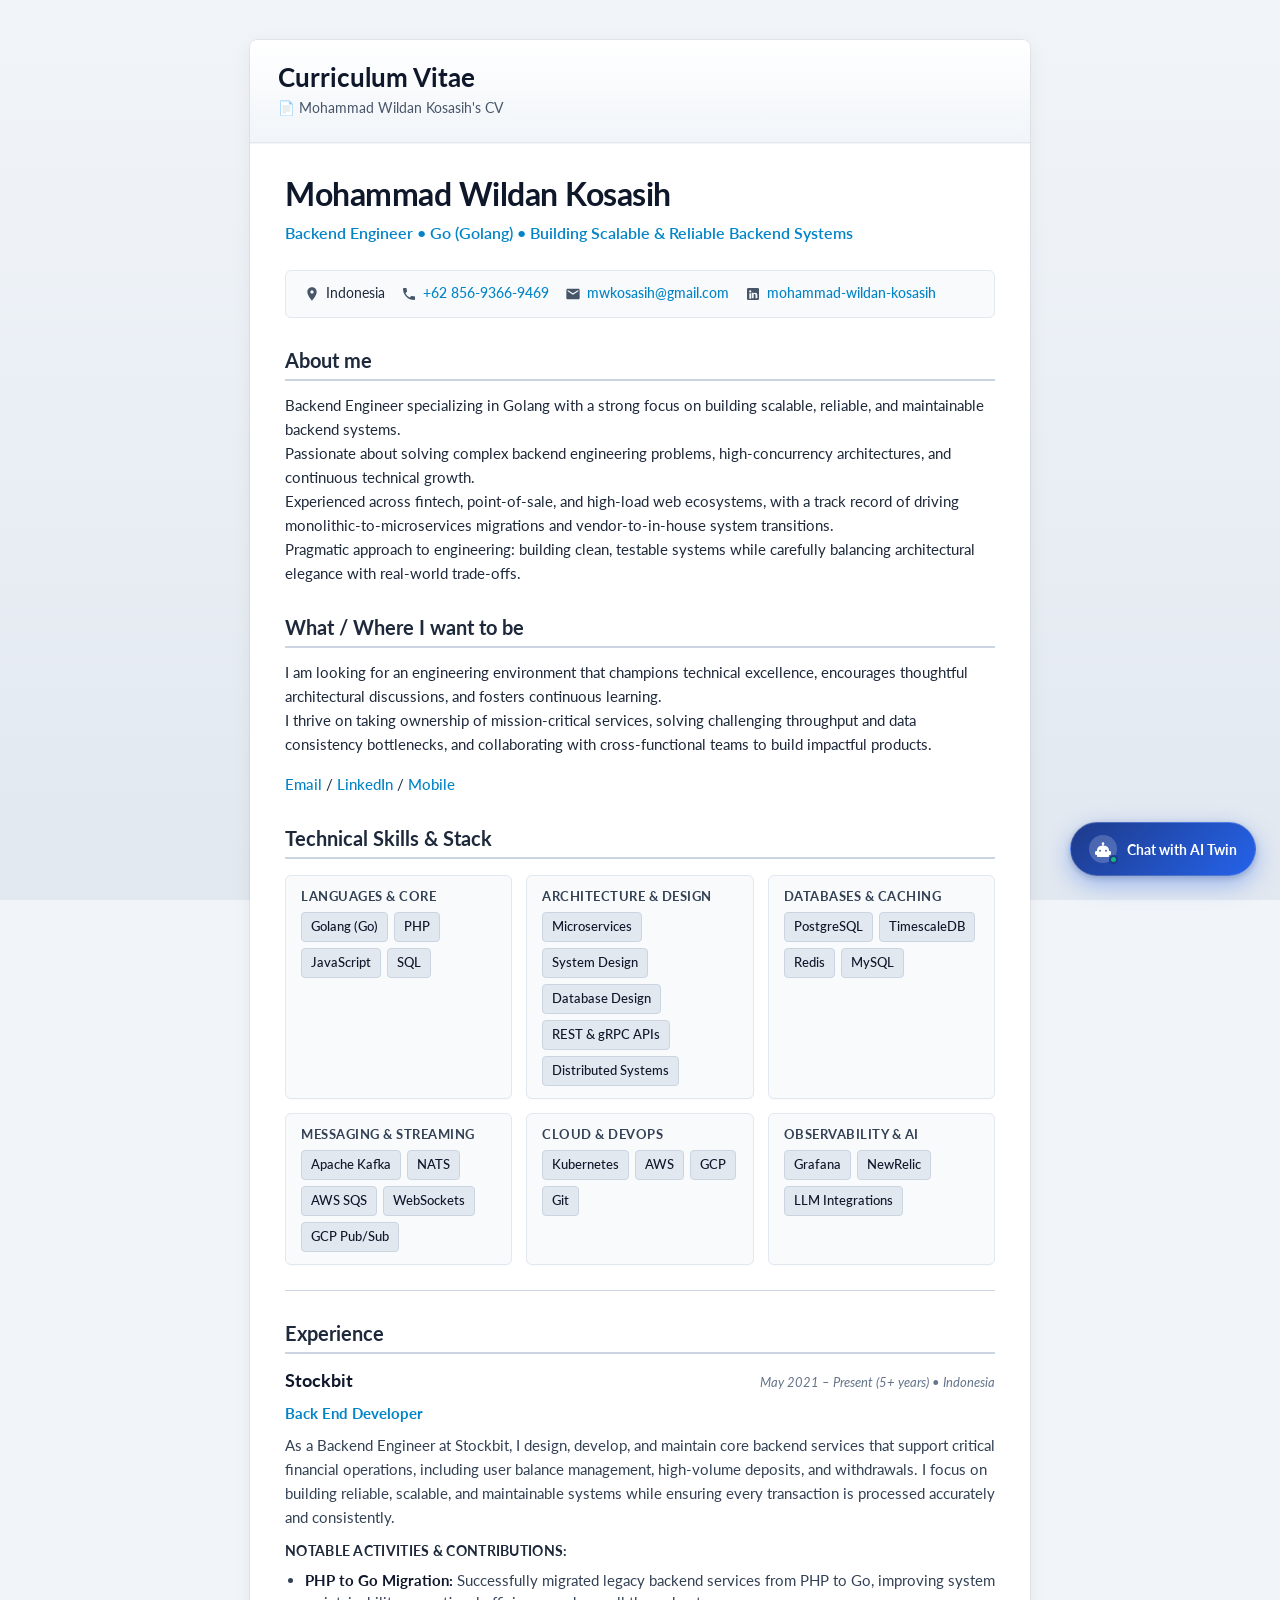
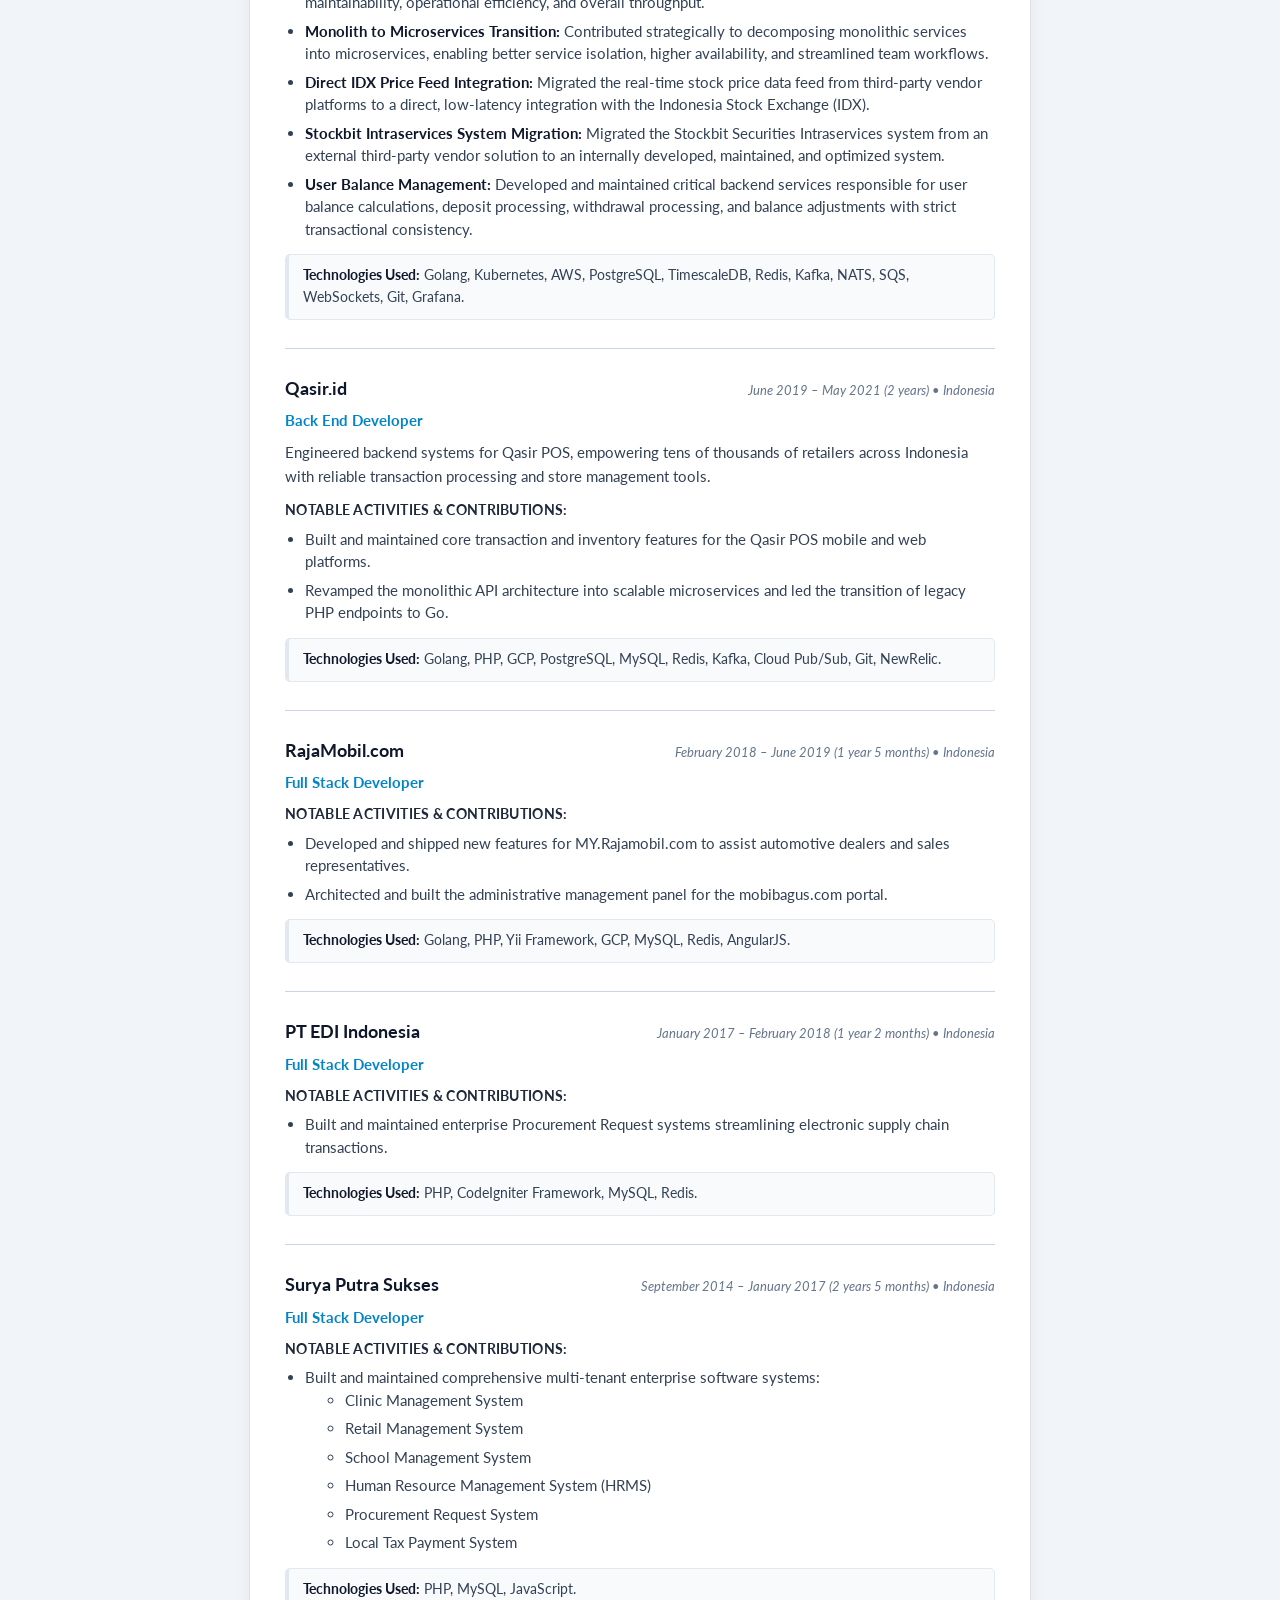
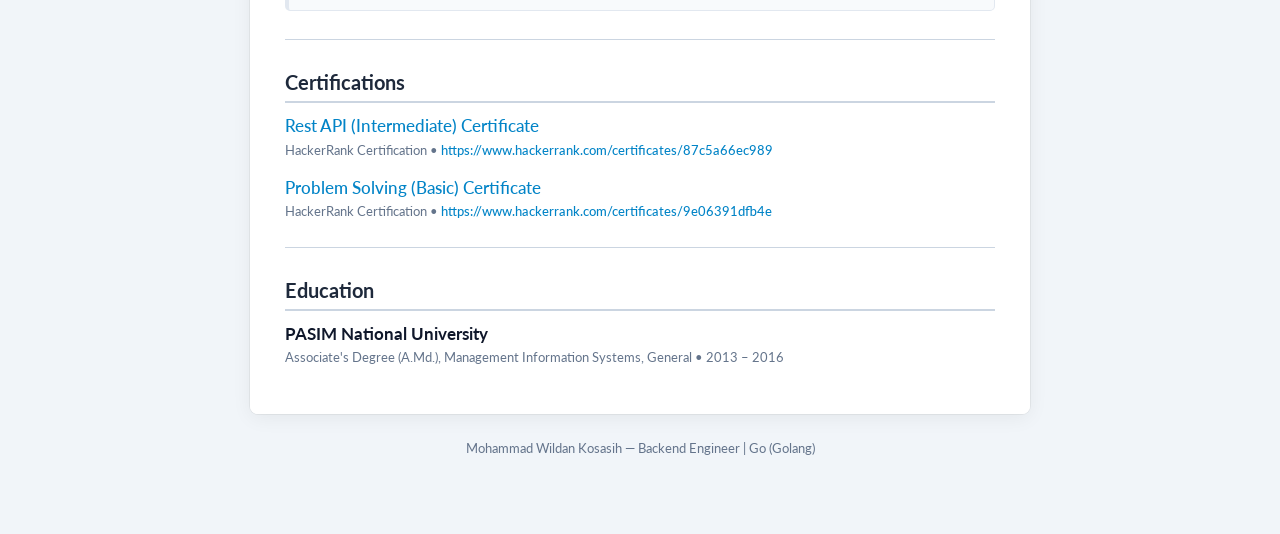
<file: index.html>
<!DOCTYPE html>
<html lang="en">
  <head>
    <meta charset="utf-8" />
    <meta http-equiv="X-UA-Compatible" content="IE=edge" />
    <meta name="viewport" content="width=device-width, initial-scale=1, user-scalable=no" />

    <title>Mohammad Wildan Kosasih | Curriculum Vitae</title>
    <meta name="description" content="Mohammad Wildan Kosasih - Backend Engineer specializing in Go (Golang) | Scalable & Reliable Systems" />

    <!-- Open Graph Meta -->
    <meta property="og:title" content="Mohammad Wildan Kosasih | CV" />
    <meta property="og:description" content="Backend Engineer | Go (Golang) | Building Scalable & Reliable Backend Systems" />
    <meta property="og:type" content="website" />

    <!-- Stylesheets -->
    <link rel="stylesheet" href="css/style.css" />
  </head>
  <body>
    <div class="wrapper">
      <!-- Header Partial -->
      <div data-include="partials/header.html"></div>

      <!-- Main Content Section -->
      <section>
        <!-- Profile Intro & Contact Partial -->
        <div data-include="partials/profile_intro.html"></div>

        <!-- About Me & Aspirations Partial -->
        <div data-include="partials/about.html"></div>

        <!-- Technical Skills & Stack Partial -->
        <div data-include="partials/skills.html"></div>

        <!-- Experience Partial -->
        <div data-include="partials/experience.html"></div>

        <!-- Certifications Partial -->
        <div data-include="partials/certifications.html"></div>

        <!-- Education Partial -->
        <div data-include="partials/education.html"></div>
      </section>
    </div>

    <!-- Footer Partial -->
    <div data-include="partials/footer.html"></div>

    <!-- Floating AI Twin Chat Widget Partial -->
    <div data-include="partials/chat_widget.html"></div>

    <!-- Modular Scripts -->
    <script src="js/config.js?v=2"></script>
    <script src="js/utils.js?v=2"></script>
    <script src="js/status.js?v=2"></script>
    <script src="js/chat.js?v=2"></script>
    <script src="js/app.js?v=2"></script>
  </body>
</html>
</file>
<file: css/style.css>
/* ============================================================
   Master Stylesheet for Mohammad Wildan Kosasih CV
   Imports all modular stylesheets
============================================================ */

@import url("./variables.css");
@import url("./base.css");
@import url("./profile.css");
@import url("./skills.css");
@import url("./experience.css");
@import url("./education.css");
@import url("./chat.css");
@import url("./responsive.css");
</file>
